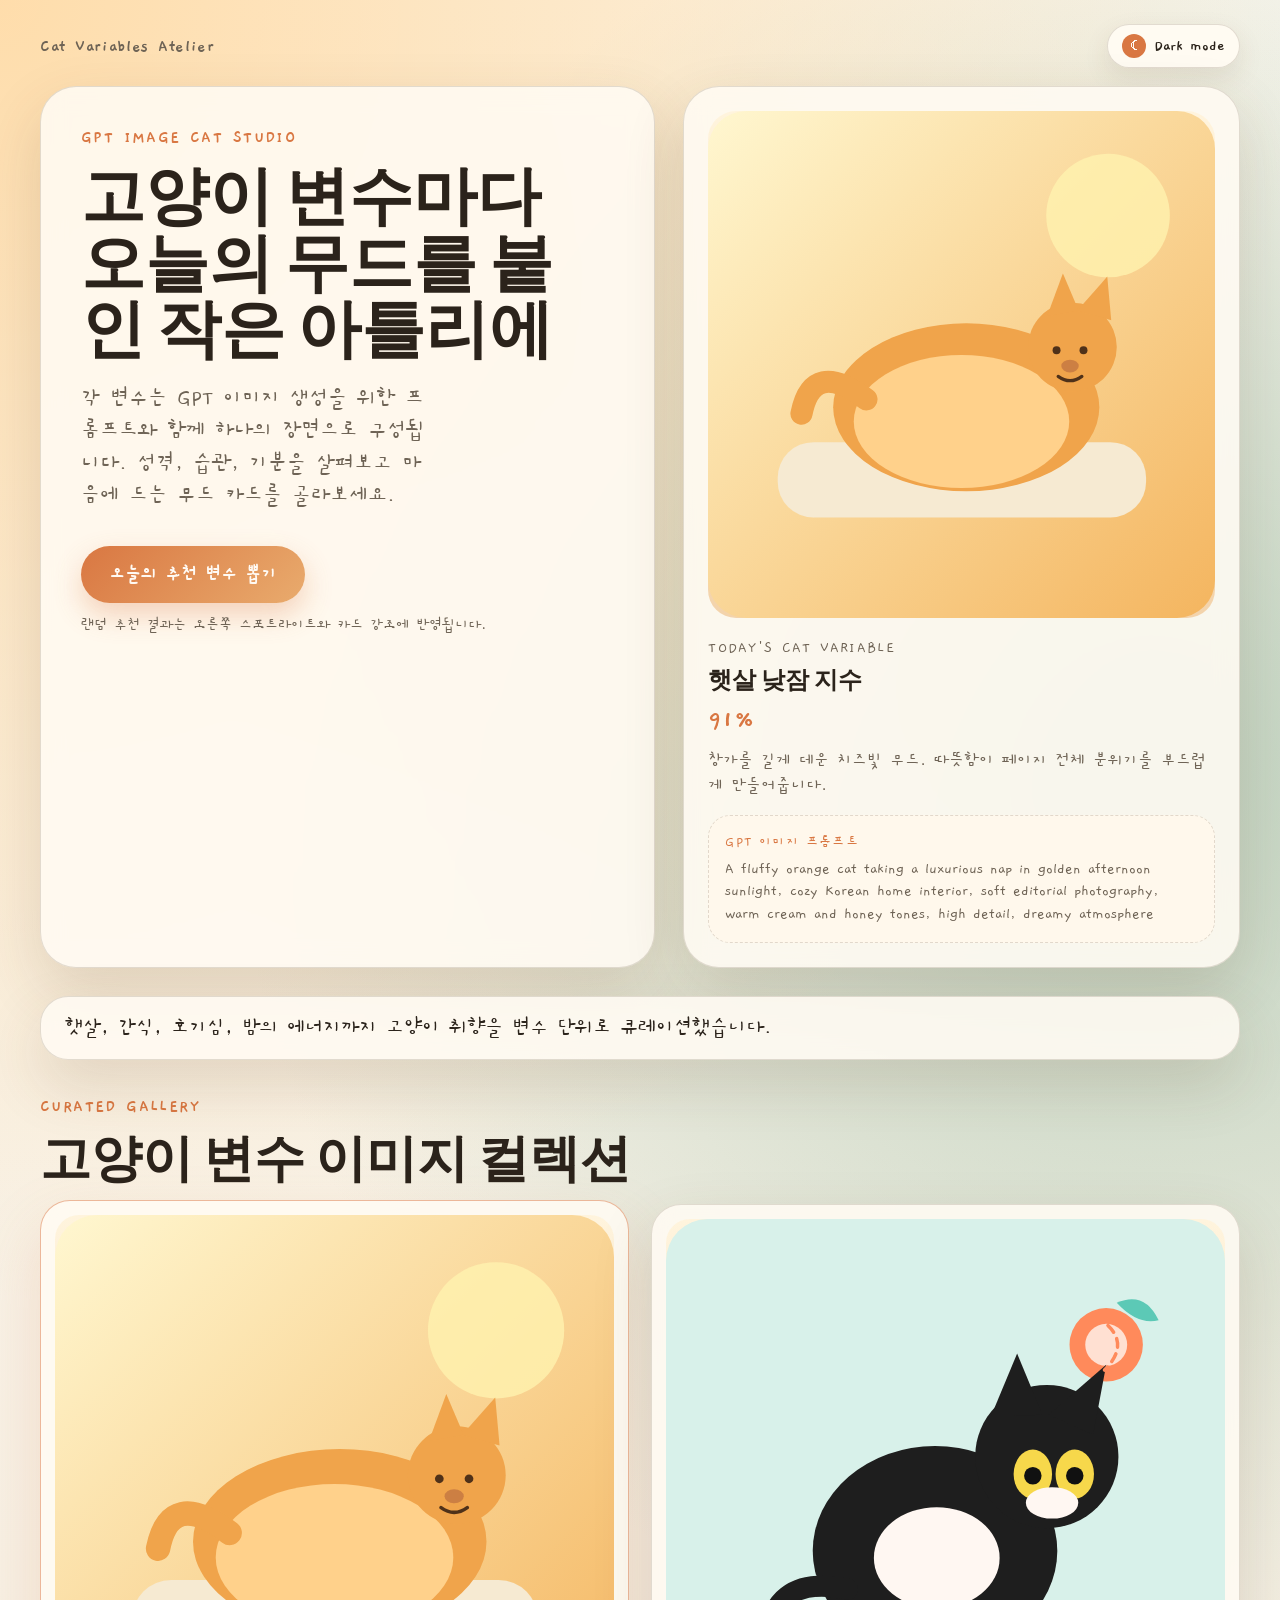
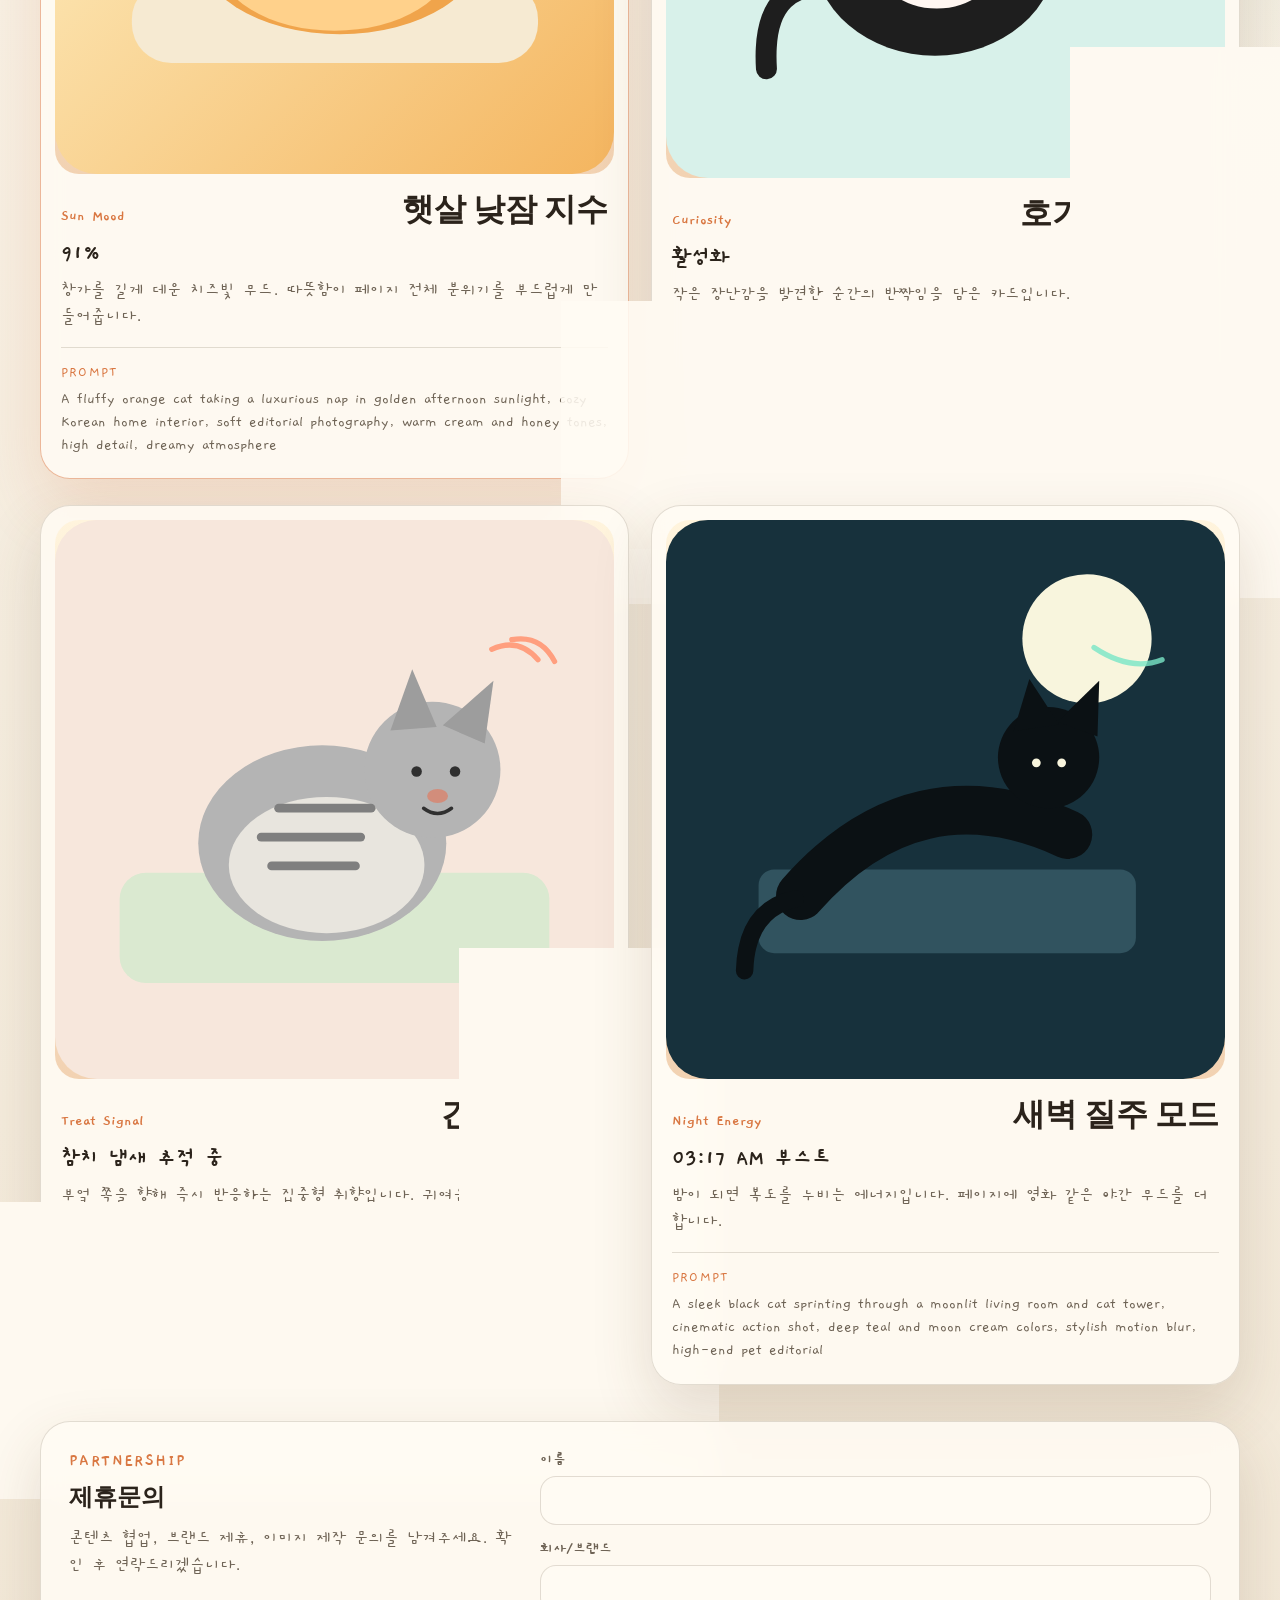
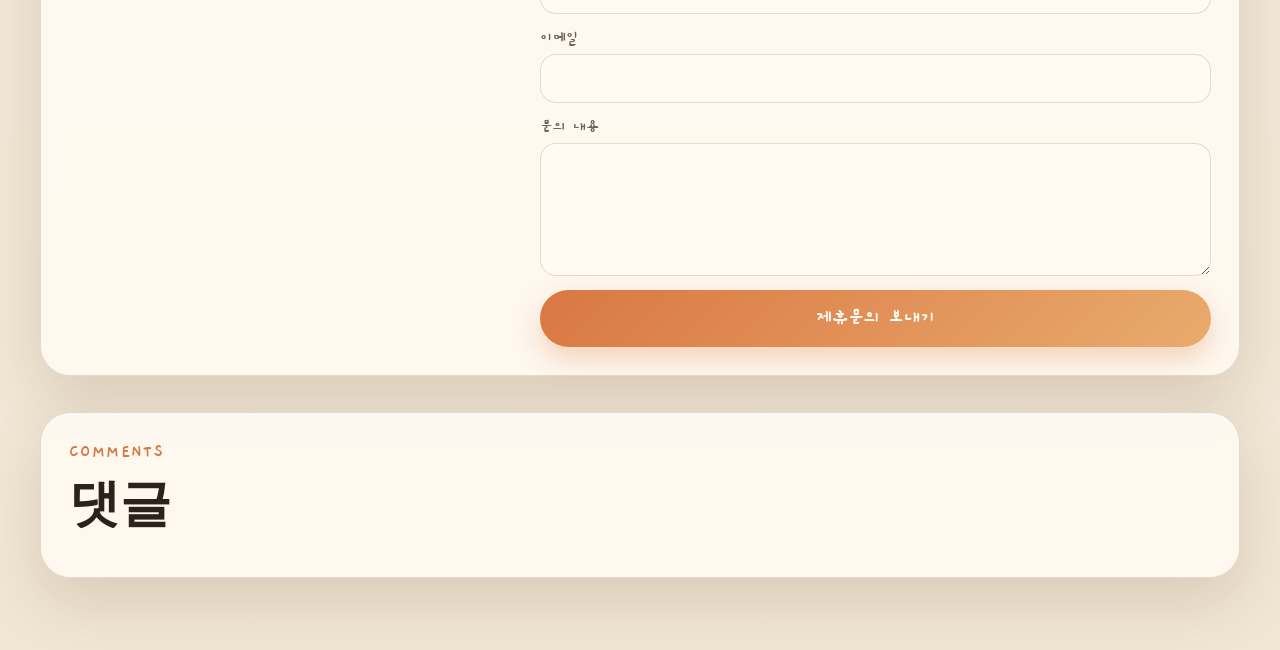
<file: index.html>
<!DOCTYPE html>
<html lang="ko">
<head>
  <meta charset="UTF-8" />
  <meta name="viewport" content="width=device-width, initial-scale=1.0" />
  <title>Cat Variables Atelier</title>
  <link rel="preconnect" href="https://fonts.googleapis.com" />
  <link rel="preconnect" href="https://fonts.gstatic.com" crossorigin />
  <link href="https://fonts.googleapis.com/css2?family=Gaegu:wght@400;700&family=Fraunces:wght@600;700&display=swap" rel="stylesheet" />
  <link rel="stylesheet" href="style.css" />
</head>
<body>
  <div class="page-shell">
    <div class="topbar">
      <p class="site-mark">Cat Variables Atelier</p>
      <button class="theme-toggle" id="themeToggle" type="button" aria-pressed="false">
        <span class="theme-toggle__icon" aria-hidden="true">☾</span>
        <span class="theme-toggle__text">Dark mode</span>
      </button>
    </div>

    <header class="hero">
      <div class="hero-copy">
        <p class="eyebrow">GPT Image Cat Studio</p>
        <h1>고양이 변수마다 오늘의 무드를 붙인 작은 아틀리에</h1>
        <p class="hero-text">
          각 변수는 GPT 이미지 생성을 위한 프롬프트와 함께 하나의 장면으로 구성됩니다.
          성격, 습관, 기분을 살펴보고 마음에 드는 무드 카드를 골라보세요.
        </p>
        <div class="hero-actions">
          <button class="primary-btn" id="shuffleButton" type="button">오늘의 추천 변수 뽑기</button>
          <p class="hero-note">랜덤 추천 결과는 오른쪽 스포트라이트와 카드 강조에 반영됩니다.</p>
        </div>
      </div>

      <section class="spotlight" aria-live="polite">
        <div class="spotlight-image-frame">
          <img id="spotlightImage" class="spotlight-image" src="" alt="" />
        </div>
        <div class="spotlight-copy">
          <p class="spotlight-label">Today&apos;s Cat Variable</p>
          <h2 id="spotlightName"></h2>
          <p id="spotlightValue" class="spotlight-value"></p>
          <p id="spotlightDescription" class="spotlight-description"></p>
          <div class="prompt-box">
            <span>GPT 이미지 프롬프트</span>
            <p id="spotlightPrompt"></p>
          </div>
        </div>
      </section>
    </header>

    <main>
      <section class="intro-strip">
        <p>햇살, 간식, 호기심, 밤의 에너지까지 고양이 취향을 변수 단위로 큐레이션했습니다.</p>
      </section>

      <section class="gallery-section">
        <div class="section-head">
          <p class="eyebrow">Curated Gallery</p>
          <h2>고양이 변수 이미지 컬렉션</h2>
        </div>
        <div class="variable-grid" id="variableGrid"></div>
      </section>

      <section class="partner-section" aria-labelledby="partnerTitle">
        <div class="partner-copy">
          <p class="eyebrow">Partnership</p>
          <h2 id="partnerTitle">제휴문의</h2>
          <p>콘텐츠 협업, 브랜드 제휴, 이미지 제작 문의를 남겨주세요. 확인 후 연락드리겠습니다.</p>
        </div>

        <form class="partner-form" action="https://formspree.io/f/xaqrwlpd" method="POST">
          <input type="hidden" name="_subject" value="Cat Variables Atelier 제휴문의" />

          <label>
            <span>이름</span>
            <input type="text" name="name" autocomplete="name" required />
          </label>

          <label>
            <span>회사/브랜드</span>
            <input type="text" name="company" autocomplete="organization" />
          </label>

          <label>
            <span>이메일</span>
            <input type="email" name="email" autocomplete="email" required />
          </label>

          <label>
            <span>문의 내용</span>
            <textarea name="message" rows="5" required></textarea>
          </label>

          <button class="primary-btn" type="submit">제휴문의 보내기</button>
        </form>
      </section>

      <section class="comments-section" aria-labelledby="commentsTitle">
        <div class="section-head">
          <p class="eyebrow">Comments</p>
          <h2 id="commentsTitle">댓글</h2>
        </div>
        <div id="disqus_thread"></div>
        <noscript>
          Please enable JavaScript to view the
          <a href="https://disqus.com/?ref_noscript">comments powered by Disqus.</a>
        </noscript>
      </section>
    </main>
  </div>

  <template id="cardTemplate">
    <article class="cat-card">
      <div class="card-image-wrap">
        <img class="card-image" src="" alt="" />
      </div>
      <div class="card-body">
        <div class="card-header">
          <p class="card-kicker"></p>
          <h3 class="card-title"></h3>
        </div>
        <p class="card-value"></p>
        <p class="card-description"></p>
        <div class="card-prompt">
          <span>Prompt</span>
          <p></p>
        </div>
      </div>
    </article>
  </template>

  <script src="script.js"></script>
  <script>
    var disqus_config = function () {
      this.page.url = window.location.href;
      this.page.identifier = window.location.pathname || "cat-variables-atelier";
    };

    (function() {
      var d = document;
      var s = d.createElement("script");
      s.src = "https://jocoding-learning.disqus.com/embed.js";
      s.setAttribute("data-timestamp", +new Date());
      (d.head || d.body).appendChild(s);
    })();
  </script>
  <script id="dsq-count-scr" src="//jocoding-learning.disqus.com/count.js" async></script>
</body>
</html>
</file>
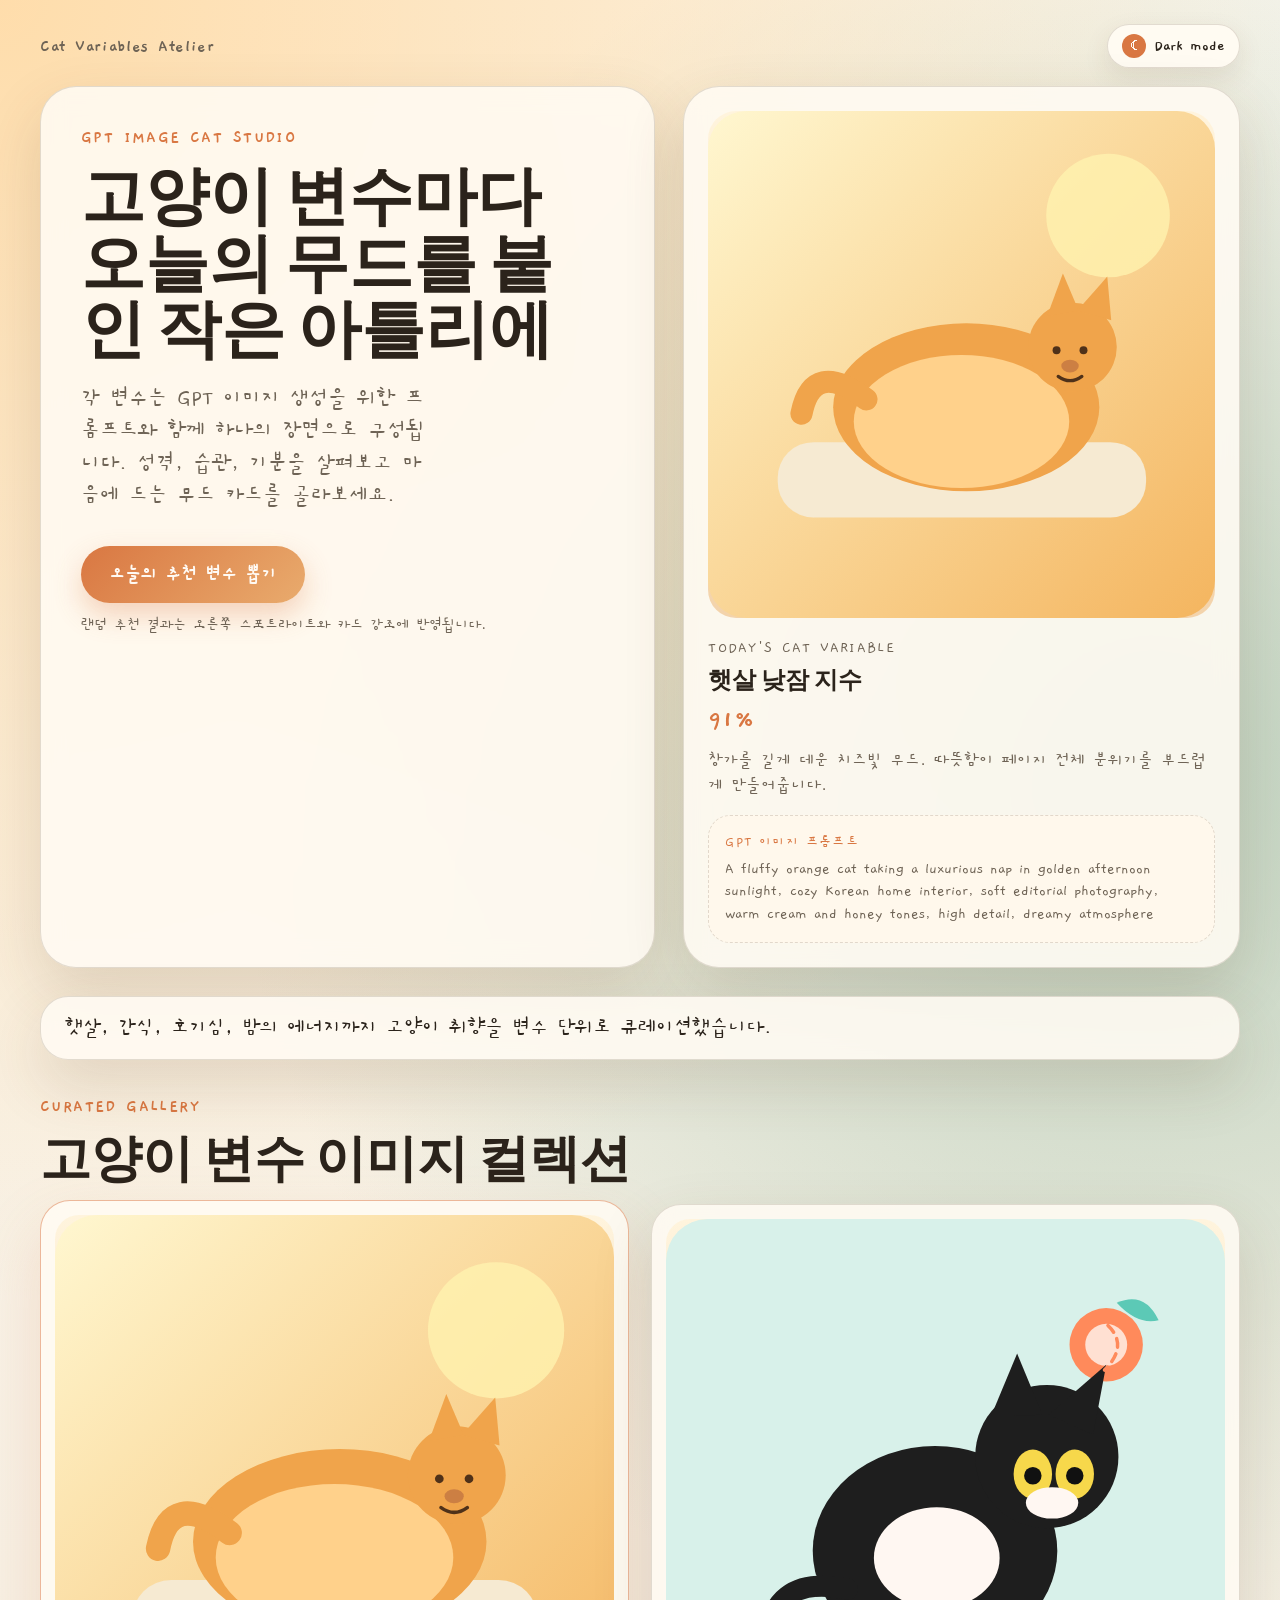
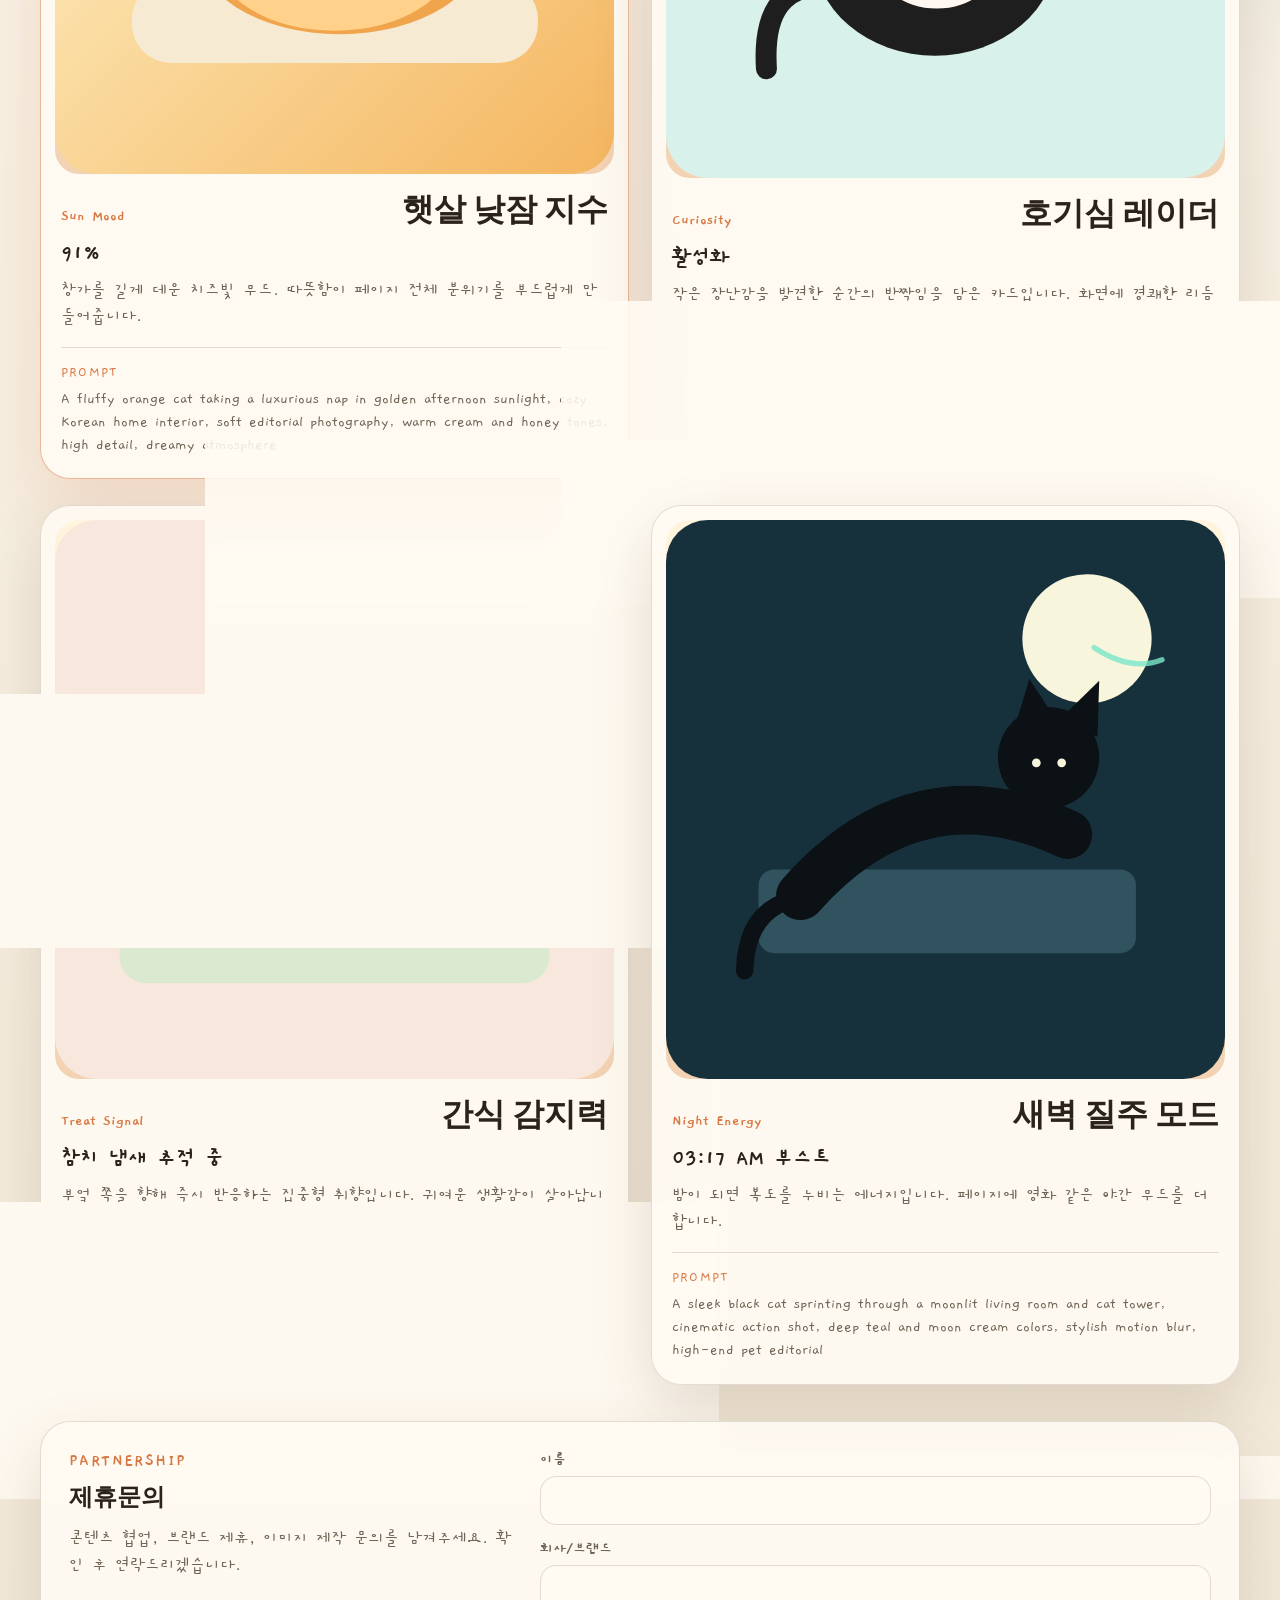
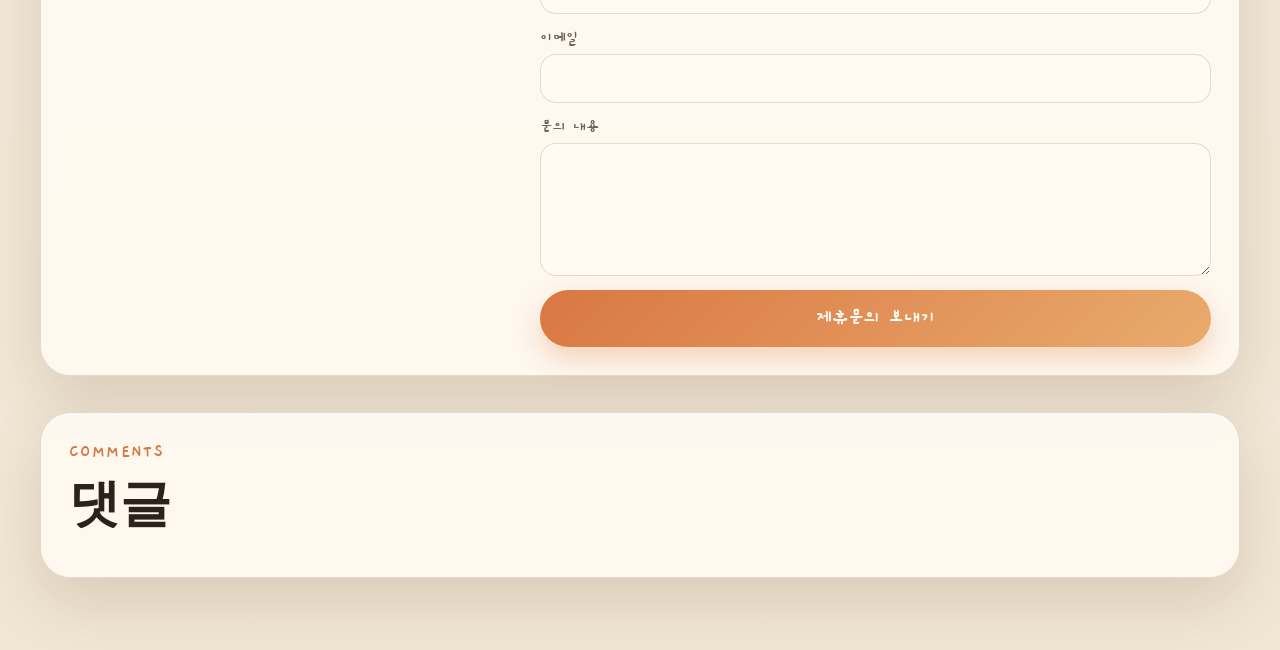
<file: upload/index.html>
<!DOCTYPE html>
<html lang="ko">
<head>
  <meta charset="UTF-8" />
  <meta name="viewport" content="width=device-width, initial-scale=1.0" />
  <title>Cat Variables Atelier</title>
  <link rel="preconnect" href="https://fonts.googleapis.com" />
  <link rel="preconnect" href="https://fonts.gstatic.com" crossorigin />
  <link href="https://fonts.googleapis.com/css2?family=Gaegu:wght@400;700&family=Fraunces:wght@600;700&display=swap" rel="stylesheet" />
  <link rel="stylesheet" href="../style.css" />
</head>
<body>
  <div class="page-shell">
    <div class="topbar">
      <p class="site-mark">Cat Variables Atelier</p>
      <button class="theme-toggle" id="themeToggle" type="button" aria-pressed="false">
        <span class="theme-toggle__icon" aria-hidden="true">☾</span>
        <span class="theme-toggle__text">Dark mode</span>
      </button>
    </div>

    <header class="hero">
      <div class="hero-copy">
        <p class="eyebrow">GPT Image Cat Studio</p>
        <h1>고양이 변수마다 오늘의 무드를 붙인 작은 아틀리에</h1>
        <p class="hero-text">
          각 변수는 GPT 이미지 생성을 위한 프롬프트와 함께 하나의 장면으로 구성됩니다.
          성격, 습관, 기분을 살펴보고 마음에 드는 무드 카드를 골라보세요.
        </p>
        <div class="hero-actions">
          <button class="primary-btn" id="shuffleButton" type="button">오늘의 추천 변수 뽑기</button>
          <p class="hero-note">랜덤 추천 결과는 오른쪽 스포트라이트와 카드 강조에 반영됩니다.</p>
        </div>
      </div>

      <section class="spotlight" aria-live="polite">
        <div class="spotlight-image-frame">
          <img id="spotlightImage" class="spotlight-image" src="" alt="" />
        </div>
        <div class="spotlight-copy">
          <p class="spotlight-label">Today&apos;s Cat Variable</p>
          <h2 id="spotlightName"></h2>
          <p id="spotlightValue" class="spotlight-value"></p>
          <p id="spotlightDescription" class="spotlight-description"></p>
          <div class="prompt-box">
            <span>GPT 이미지 프롬프트</span>
            <p id="spotlightPrompt"></p>
          </div>
        </div>
      </section>
    </header>

    <main>
      <section class="intro-strip">
        <p>햇살, 간식, 호기심, 밤의 에너지까지 고양이 취향을 변수 단위로 큐레이션했습니다.</p>
      </section>

      <section class="gallery-section">
        <div class="section-head">
          <p class="eyebrow">Curated Gallery</p>
          <h2>고양이 변수 이미지 컬렉션</h2>
        </div>
        <div class="variable-grid" id="variableGrid"></div>
      </section>

      <section class="partner-section" aria-labelledby="partnerTitle">
        <div class="partner-copy">
          <p class="eyebrow">Partnership</p>
          <h2 id="partnerTitle">제휴문의</h2>
          <p>콘텐츠 협업, 브랜드 제휴, 이미지 제작 문의를 남겨주세요. 확인 후 연락드리겠습니다.</p>
        </div>

        <form class="partner-form" action="https://formspree.io/f/xaqrwlpd" method="POST">
          <input type="hidden" name="_subject" value="Cat Variables Atelier 제휴문의" />

          <label>
            <span>이름</span>
            <input type="text" name="name" autocomplete="name" required />
          </label>

          <label>
            <span>회사/브랜드</span>
            <input type="text" name="company" autocomplete="organization" />
          </label>

          <label>
            <span>이메일</span>
            <input type="email" name="email" autocomplete="email" required />
          </label>

          <label>
            <span>문의 내용</span>
            <textarea name="message" rows="5" required></textarea>
          </label>

          <button class="primary-btn" type="submit">제휴문의 보내기</button>
        </form>
      </section>

      <section class="comments-section" aria-labelledby="commentsTitle">
        <div class="section-head">
          <p class="eyebrow">Comments</p>
          <h2 id="commentsTitle">댓글</h2>
        </div>
        <div id="disqus_thread"></div>
        <noscript>
          Please enable JavaScript to view the
          <a href="https://disqus.com/?ref_noscript">comments powered by Disqus.</a>
        </noscript>
      </section>
    </main>
  </div>

  <template id="cardTemplate">
    <article class="cat-card">
      <div class="card-image-wrap">
        <img class="card-image" src="" alt="" />
      </div>
      <div class="card-body">
        <div class="card-header">
          <p class="card-kicker"></p>
          <h3 class="card-title"></h3>
        </div>
        <p class="card-value"></p>
        <p class="card-description"></p>
        <div class="card-prompt">
          <span>Prompt</span>
          <p></p>
        </div>
      </div>
    </article>
  </template>

  <script src="../script.js"></script>
  <script>
    var disqus_config = function () {
      this.page.url = window.location.href;
      this.page.identifier = window.location.pathname || "cat-variables-atelier-upload";
    };

    (function() {
      var d = document;
      var s = d.createElement("script");
      s.src = "https://jocoding-learning.disqus.com/embed.js";
      s.setAttribute("data-timestamp", +new Date());
      (d.head || d.body).appendChild(s);
    })();
  </script>
  <script id="dsq-count-scr" src="//jocoding-learning.disqus.com/count.js" async></script>
</body>
</html>
</file>
<file: style.css>
:root {
  --bg: #f8f3e8;
  --paper: rgba(255, 251, 243, 0.88);
  --paper-strong: rgba(255, 251, 243, 0.96);
  --ink: #2b231b;
  --muted: #6e6355;
  --line: rgba(74, 55, 34, 0.16);
  --accent: #d97742;
  --accent-strong: #e9ab6d;
  --accent-soft: #f2c59a;
  --leaf: #91b79d;
  --shadow: 0 24px 60px rgba(91, 61, 31, 0.16);
  --image-frame: linear-gradient(180deg, #fff4dd 0%, #f3d3ab 100%);
  --card-image-frame: linear-gradient(180deg, #fff4dd 0%, #f2d2b2 100%);
  --prompt-bg: rgba(255, 248, 236, 0.9);
  --body-bg:
    radial-gradient(circle at top left, rgba(255, 218, 164, 0.9), transparent 32%),
    radial-gradient(circle at right 10% top 20%, rgba(145, 183, 157, 0.55), transparent 28%),
    linear-gradient(180deg, #fbf7ef 0%, #f1e6d4 100%);
}

body[data-theme="dark"] {
  --bg: #12151a;
  --paper: rgba(28, 32, 39, 0.86);
  --paper-strong: rgba(33, 38, 46, 0.96);
  --ink: #f7efe3;
  --muted: #c4b7a6;
  --line: rgba(255, 239, 216, 0.15);
  --accent: #f2a65f;
  --accent-strong: #ffcf8f;
  --accent-soft: #5e4630;
  --leaf: #8fd1ae;
  --shadow: 0 24px 70px rgba(0, 0, 0, 0.36);
  --image-frame: linear-gradient(180deg, #2b3340 0%, #4a3c30 100%);
  --card-image-frame: linear-gradient(180deg, #2b3340 0%, #3e342c 100%);
  --prompt-bg: rgba(18, 21, 26, 0.72);
  --body-bg:
    radial-gradient(circle at top left, rgba(242, 166, 95, 0.22), transparent 34%),
    radial-gradient(circle at right 10% top 20%, rgba(143, 209, 174, 0.18), transparent 30%),
    linear-gradient(180deg, #101419 0%, #1b1d24 100%);
}

* {
  box-sizing: border-box;
}

body {
  margin: 0;
  font-family: "Gaegu", "Malgun Gothic", sans-serif;
  color: var(--ink);
  background: var(--body-bg);
  transition: background 220ms ease, color 220ms ease;
}

img {
  display: block;
  width: 100%;
}

button {
  font: inherit;
}

.page-shell {
  width: min(1200px, calc(100% - 32px));
  margin: 0 auto;
  padding: 24px 0 72px;
}

.topbar {
  display: flex;
  justify-content: space-between;
  align-items: center;
  gap: 16px;
  margin-bottom: 18px;
}

.site-mark {
  margin: 0;
  color: var(--muted);
  font-size: 1.1rem;
  font-weight: 700;
  letter-spacing: 0.04em;
}

.theme-toggle {
  display: inline-flex;
  align-items: center;
  gap: 8px;
  min-height: 44px;
  padding: 8px 14px;
  border: 1px solid var(--line);
  border-radius: 999px;
  background: var(--paper-strong);
  color: var(--ink);
  cursor: pointer;
  box-shadow: 0 10px 26px rgba(91, 61, 31, 0.1);
  transition: transform 180ms ease, border-color 180ms ease, background 180ms ease;
}

.theme-toggle:hover {
  transform: translateY(-1px);
  border-color: rgba(217, 119, 66, 0.42);
}

.theme-toggle__icon {
  display: grid;
  place-items: center;
  width: 24px;
  height: 24px;
  border-radius: 999px;
  background: var(--accent);
  color: #fffaf4;
  font-size: 1rem;
  line-height: 1;
}

.theme-toggle__text {
  font-size: 1rem;
  font-weight: 700;
}

.hero {
  display: grid;
  grid-template-columns: 1.05fr 0.95fr;
  gap: 28px;
  align-items: stretch;
}

.hero-copy,
.spotlight,
.intro-strip,
.cat-card {
  background: var(--paper);
  border: 1px solid var(--line);
  box-shadow: var(--shadow);
  backdrop-filter: blur(12px);
}

.hero-copy {
  border-radius: 36px;
  padding: 40px;
}

.eyebrow {
  margin: 0 0 14px;
  font-size: 1.1rem;
  letter-spacing: 0.08em;
  text-transform: uppercase;
  color: var(--accent);
  font-weight: 700;
}

h1,
h2,
h3 {
  margin: 0;
  font-family: "Fraunces", Georgia, serif;
  line-height: 1.04;
}

h1 {
  font-size: clamp(3rem, 5vw, 5.4rem);
}

.hero-text {
  margin: 20px 0 0;
  font-size: 1.45rem;
  line-height: 1.4;
  color: var(--muted);
  max-width: 15em;
}

.hero-actions {
  margin-top: 34px;
}

.primary-btn {
  border: 0;
  border-radius: 999px;
  padding: 16px 28px;
  background: linear-gradient(135deg, var(--accent) 0%, var(--accent-strong) 100%);
  color: #fffaf4;
  font-size: 1.25rem;
  font-weight: 700;
  cursor: pointer;
  box-shadow: 0 12px 28px rgba(217, 119, 66, 0.3);
  transition: transform 180ms ease, box-shadow 180ms ease;
}

.primary-btn:hover {
  transform: translateY(-2px) rotate(-1deg);
  box-shadow: 0 16px 34px rgba(217, 119, 66, 0.35);
}

.hero-note {
  margin: 12px 0 0;
  color: var(--muted);
  font-size: 1rem;
}

.spotlight {
  display: grid;
  grid-template-columns: 1fr;
  gap: 20px;
  border-radius: 36px;
  padding: 24px;
}

.spotlight-image-frame {
  overflow: hidden;
  border-radius: 28px;
  background: var(--image-frame);
}

.spotlight-image {
  aspect-ratio: 1 / 1;
  object-fit: cover;
}

.spotlight-copy {
  display: grid;
  gap: 10px;
}

.spotlight-label {
  margin: 0;
  font-size: 1rem;
  text-transform: uppercase;
  color: var(--muted);
  letter-spacing: 0.08em;
}

.spotlight-value {
  margin: 0;
  color: var(--accent);
  font-size: 1.7rem;
  font-weight: 700;
}

.spotlight-description {
  margin: 0;
  color: var(--muted);
  font-size: 1.1rem;
  line-height: 1.45;
}

.prompt-box {
  margin-top: 6px;
  padding: 16px;
  border-radius: 22px;
  background: var(--prompt-bg);
  border: 1px dashed var(--line);
}

.prompt-box span,
.card-prompt span {
  display: inline-block;
  margin-bottom: 6px;
  font-size: 0.95rem;
  text-transform: uppercase;
  color: var(--accent);
  letter-spacing: 0.08em;
}

.prompt-box p,
.card-prompt p {
  margin: 0;
  font-size: 0.98rem;
  line-height: 1.45;
  color: var(--muted);
  word-break: keep-all;
}

.intro-strip {
  margin-top: 28px;
  border-radius: 28px;
  padding: 18px 24px;
}

.intro-strip p {
  margin: 0;
  font-size: 1.35rem;
  color: var(--ink);
}

.gallery-section {
  margin-top: 36px;
}

.partner-section {
  display: grid;
  grid-template-columns: 0.8fr 1.2fr;
  gap: 24px;
  margin-top: 36px;
  padding: 28px;
  border: 1px solid var(--line);
  border-radius: 30px;
  background: var(--paper);
  box-shadow: var(--shadow);
  backdrop-filter: blur(12px);
}

.comments-section {
  margin-top: 36px;
  padding: 28px;
  border: 1px solid var(--line);
  border-radius: 30px;
  background: var(--paper);
  box-shadow: var(--shadow);
  backdrop-filter: blur(12px);
}

#disqus_thread {
  margin-top: 18px;
}

.comments-section noscript {
  display: block;
  margin-top: 18px;
  color: var(--muted);
  font-size: 1rem;
}

.comments-section a {
  color: var(--accent);
  font-weight: 700;
}

.partner-copy p:last-child {
  margin: 16px 0 0;
  color: var(--muted);
  font-size: 1.15rem;
  line-height: 1.45;
}

.partner-form {
  display: grid;
  gap: 14px;
}

.partner-form label {
  display: grid;
  gap: 6px;
}

.partner-form span {
  color: var(--muted);
  font-size: 1rem;
  font-weight: 700;
}

.partner-form input,
.partner-form textarea {
  width: 100%;
  border: 1px solid var(--line);
  border-radius: 16px;
  padding: 13px 14px;
  background: var(--paper-strong);
  color: var(--ink);
  font: inherit;
  font-size: 1.05rem;
  outline: none;
  transition: border-color 180ms ease, box-shadow 180ms ease, background 180ms ease;
}

.partner-form textarea {
  resize: vertical;
  min-height: 132px;
}

.partner-form input:focus,
.partner-form textarea:focus {
  border-color: rgba(217, 119, 66, 0.58);
  box-shadow: 0 0 0 4px rgba(217, 119, 66, 0.14);
}

.section-head {
  margin-bottom: 20px;
}

.section-head h2 {
  font-size: clamp(2.2rem, 4vw, 3.5rem);
}

.variable-grid {
  display: grid;
  grid-template-columns: repeat(2, minmax(0, 1fr));
  gap: 22px;
}

.cat-card {
  border-radius: 30px;
  overflow: hidden;
  transition: transform 200ms ease, box-shadow 200ms ease, border-color 200ms ease;
}

.cat-card.is-active {
  transform: translateY(-4px);
  border-color: rgba(217, 119, 66, 0.5);
  box-shadow: 0 28px 64px rgba(217, 119, 66, 0.18);
}

.card-image-wrap {
  padding: 14px 14px 0;
}

.card-image {
  border-radius: 24px;
  aspect-ratio: 1 / 1;
  object-fit: cover;
  background: var(--card-image-frame);
}

.card-body {
  padding: 18px 20px 22px;
}

.card-header {
  display: flex;
  justify-content: space-between;
  align-items: baseline;
  gap: 16px;
}

.card-kicker {
  margin: 0;
  color: var(--accent);
  font-weight: 700;
  font-size: 1rem;
}

.card-title {
  font-size: 2rem;
}

.card-value {
  margin: 12px 0 10px;
  font-size: 1.45rem;
  font-weight: 700;
}

.card-description {
  margin: 0;
  color: var(--muted);
  font-size: 1.1rem;
  line-height: 1.45;
}

.card-prompt {
  margin-top: 18px;
  padding-top: 14px;
  border-top: 1px solid var(--line);
}

@media (max-width: 960px) {
  .hero {
    grid-template-columns: 1fr;
  }

  .variable-grid {
    grid-template-columns: 1fr;
  }

  .partner-section {
    grid-template-columns: 1fr;
  }
}

@media (max-width: 640px) {
  .page-shell {
    width: min(100% - 20px, 100%);
    padding: 16px 0 48px;
  }

  .topbar {
    align-items: flex-start;
    flex-direction: column;
  }

  .hero-copy,
  .spotlight,
  .intro-strip,
  .cat-card,
  .partner-section,
  .comments-section {
    border-radius: 24px;
  }

  .hero-copy {
    padding: 28px 22px;
  }

  .partner-section,
  .comments-section {
    padding: 22px;
  }

  .spotlight {
    padding: 18px;
  }

  .intro-strip p,
  .hero-text,
  .card-description {
    font-size: 1.05rem;
  }

  .primary-btn {
    width: 100%;
  }

  .card-header {
    flex-direction: column;
    align-items: flex-start;
    gap: 6px;
  }
}
</file>
